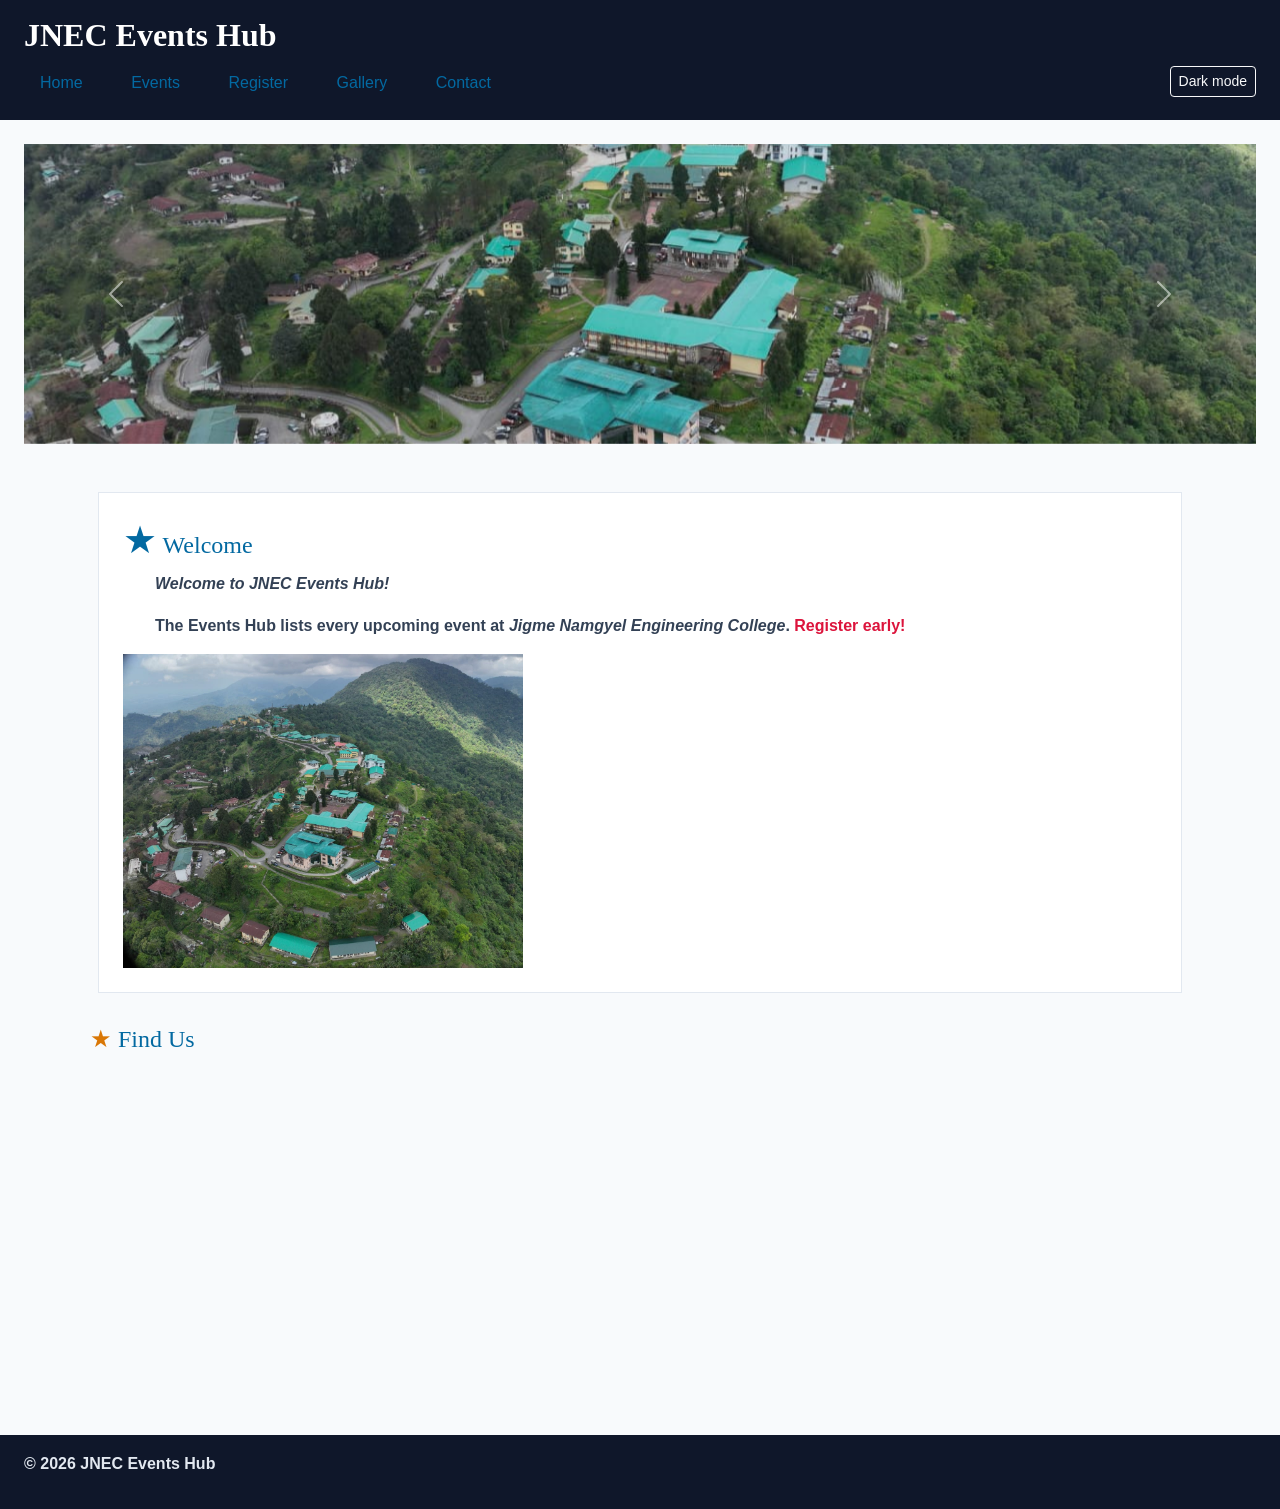
<file: index.html>
<!DOCTYPE html>
<html lang="en">
<head>
  <meta charset="UTF-8">
  <meta name="viewport" content="width=device-width, initial-scale=1.0">
  <title>JNEC Events Hub — Home</title>
  <!-- 1. Bootstrap CSS (framework) -->
  <link href="https://cdn.jsdelivr.net/npm/bootstrap@5.3.3/dist/css/bootstrap.min.css" rel="stylesheet">
  <!-- 2. Font Awesome (icons) -->
  <link rel="stylesheet" href="https://cdnjs.cloudflare.com/ajax/libs/font-awesome/6.5.2/css/all.min.css">
  <!-- 3. YOUR CSS last so you can override Bootstrap -->
  <link rel="stylesheet" href="css/styles.css">
  <style>
    /* Carousel image sizing: short banner instead of huge full-size photo */
    .carousel-item img {
      height: 300px;       /* try 150-250px depending on taste */
      object-fit: cover;   /* crops to fill without stretching */
      width: 100%;
    }
  </style>
</head>
<body>
  <header id="top">
    <h1>JNEC Events Hub</h1>
    <button type="button" id="darkToggle" class="btn btn-sm btn-outline-light">Dark mode</button>
    <nav>
      <a href="index.html" title="Go to home page">Home</a>
      <a href="events.html">Events</a>
      <a href="register.html">Register</a>
      <a href="gallery.html">Gallery</a>
      <a href="contact.html">Contact</a>
    </nav>
  </header>
  <main>
    <!-- Carousel: first thing inside main -->
    <div id="eventCarousel" class="carousel slide" data-bs-ride="carousel">
      <div class="carousel-inner">
        <div class="carousel-item active">
          <img src="media/jnec_campus.jpg" class="d-block w-100" alt="JNEC campus">
        </div>
        <div class="carousel-item">
          <img src="media/dit.jpg" class="d-block w-100" alt="Tech Week Hackathon">
        </div>
      </div>
      <button class="carousel-control-prev" type="button" data-bs-target="#eventCarousel" data-bs-slide="prev">
        <span class="carousel-control-prev-icon" aria-hidden="true"></span>
        <span class="visually-hidden">Previous</span>
      </button>
      <button class="carousel-control-next" type="button" data-bs-target="#eventCarousel" data-bs-slide="next">
        <span class="carousel-control-next-icon" aria-hidden="true"></span>
        <span class="visually-hidden">Next</span>
      </button>
    </div>

    <div class="container py-4">

      <section id="welcome" class="intro">
        <h2>Welcome</h2>
        <p id="welcomeMsg">Welcome.</p>
        <p>The <strong>Events Hub</strong> lists every upcoming event at 
          <em>Jigme Namgyel Engineering College</em>. 
          <span class="highlight" title="Registrations close 3 days before each event">Register early!</span>
        </p>
        <img src="media/jnec_campus.jpg" alt="JNEC campus" width="400" title="Our campus in Dewathang">
      
      </section>

      <section id="location">
        <h2>Find Us</h2>
        <iframe 
          src="https://www.openstreetmap.org/export/embed.html?bbox=91.44,26.85,91.48,26.88" 
          width="400" 
          height="250" 
          title="Campus map">
        </iframe>
      </section>

    </div>

  </main>

  <footer>
        <p>&copy; <span id="year"></span> JNEC Events Hub</p>
  </footer>
  <script src="https://cdn.jsdelivr.net/npm/bootstrap@5.3.3/dist/js/bootstrap.bundle.min.js"></script>
   <script src="js/main.js"></script>
</body>
</html>
</file>
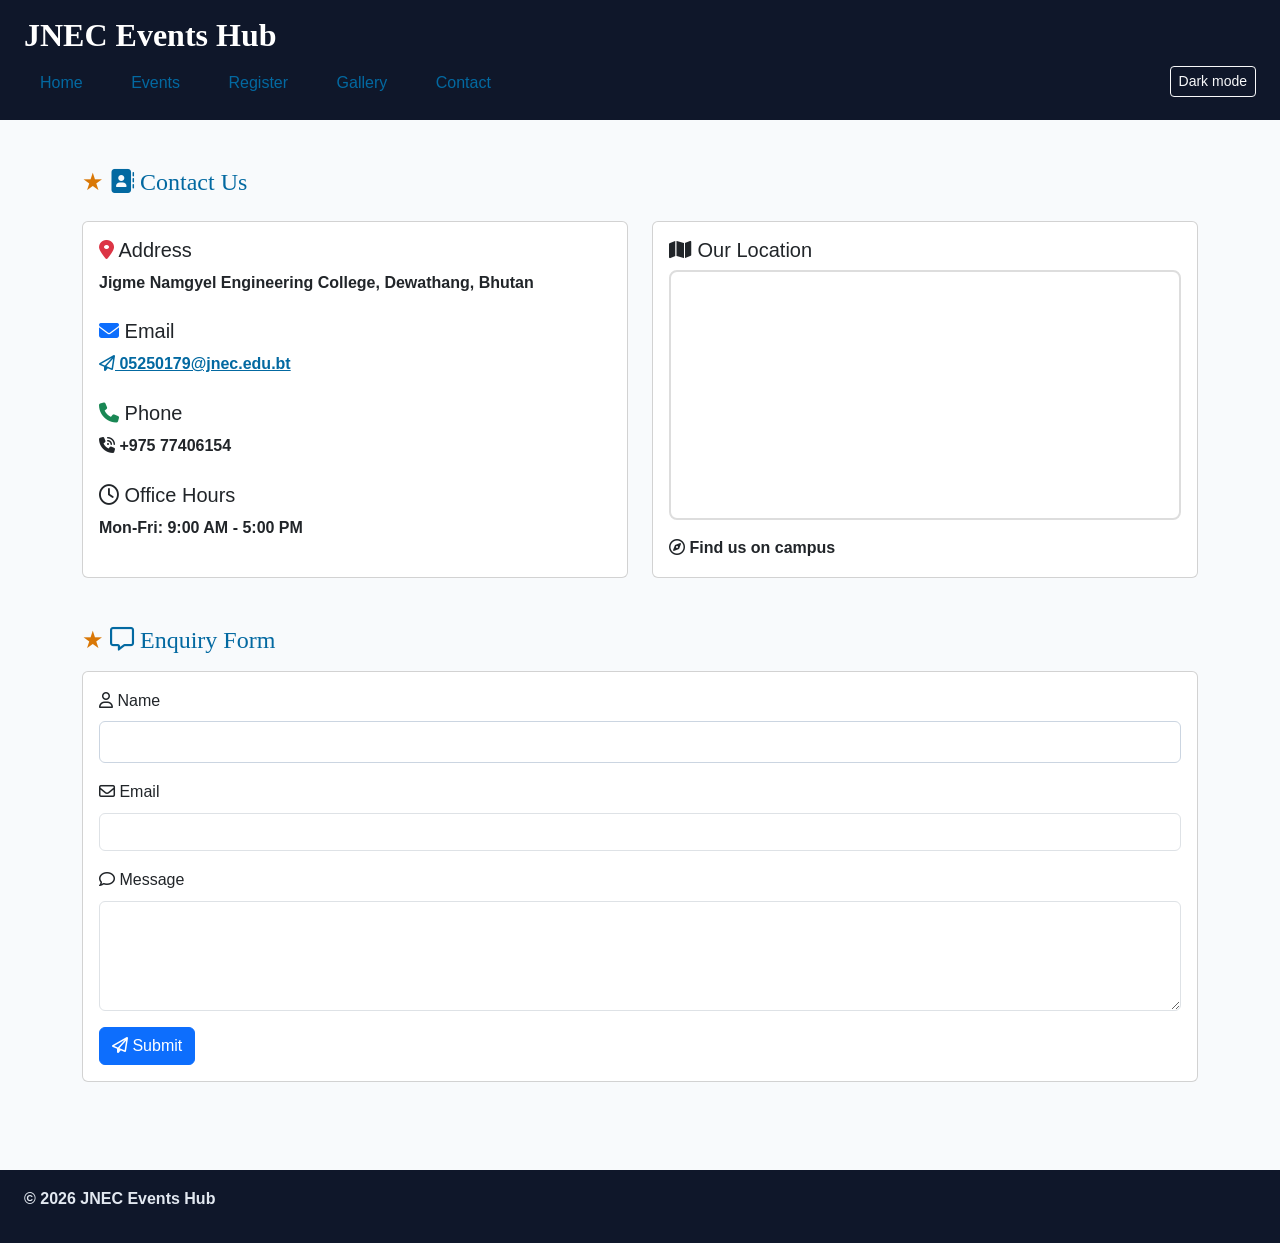
<file: contact.html>
<!DOCTYPE html>
<html lang="en">
<head>
    <meta charset="UTF-8">
    <meta name="viewport" content="width=device-width, initial-scale=1.0">
    <title>JNEC Events Hub - Contact</title>

    <!-- 1. Bootstrap CSS -->
    <link href="https://cdn.jsdelivr.net/npm/bootstrap@5.3.3/dist/css/bootstrap.min.css" rel="stylesheet">

    <!-- 2. Font Awesome (icons) -->
    <link rel="stylesheet" href="https://cdnjs.cloudflare.com/ajax/libs/font-awesome/6.5.2/css/all.min.css">

    <!-- 3. YOUR CSS (last to override Bootstrap) -->
    <link rel="stylesheet" href="css/styles.css">
</head>
<body>

    <header id="top">
    <h1>JNEC Events Hub</h1>
    <button type="button" id="darkToggle" class="btn btn-sm btn-outline-light">Dark mode</button>
    <nav>
      <a href="index.html" title="Go to home page">Home</a>
      <a href="events.html">Events</a>
      <a href="register.html">Register</a>
      <a href="gallery.html">Gallery</a>
      <a href="contact.html">Contact</a>
    </nav>
  </header>

    <main>
        <div class="container py-4">

            <h2 class="mb-4"><i class="fa-solid fa-address-book"></i> Contact Us</h2>

            <div class="row g-4">

                <!-- LEFT COLUMN: Contact Info Card with ALL Icons -->
                <div class="col-md-6">
                    <div class="card h-100">
                        <div class="card-body">
                            <h5 class="card-title">
                                <i class="fa-solid fa-location-dot text-danger"></i> Address
                            </h5>
                            <p class="card-text">Jigme Namgyel Engineering College, Dewathang, Bhutan</p>

                            <h5 class="card-title mt-4">
                                <i class="fa-solid fa-envelope text-primary"></i> Email
                            </h5>
                            <p class="card-text">
                                <a href="mailto:05250179@jnec.edu.bt"><i class="fa-regular fa-paper-plane"></i> 05250179@jnec.edu.bt</a>
                            </p>

                            <h5 class="card-title mt-4">
                                <i class="fa-solid fa-phone text-success"></i> Phone
                            </h5>
                            <p class="card-text"><i class="fa-solid fa-phone-volume"></i> +975 77406154</p>

                            <h5 class="card-title mt-4">
                                <i class="fa-regular fa-clock"></i> Office Hours
                            </h5>
                            <p class="card-text">Mon-Fri: 9:00 AM - 5:00 PM</p>
                        </div>
                    </div>
                </div>

                <!-- RIGHT COLUMN: Framed Map -->
                <div class="col-md-6">
                    <div class="card h-100">
                        <div class="card-body">
                            <h5 class="card-title">
                                <i class="fa-solid fa-map"></i> Our Location
                            </h5>
                            <iframe 
                                src="https://www.google.com/maps?q=Jigme+Namgyel+Engineering+College&output=embed"
                                style="width:100%; height:250px; border:2px solid #ddd; border-radius:8px;"
                                title="Campus map"
                                allowfullscreen>
                            </iframe>
                            <p class="card-text mt-2">
                                <i class="fa-regular fa-compass"></i> Find us on campus
                            </p>
                        </div>
                    </div>
                </div>

            </div> <!-- /row -->

            <!-- Enquiry Form with Bootstrap Classes -->
            <h2 class="mt-5 mb-3"><i class="fa-regular fa-message"></i> Enquiry Form</h2>
            <div class="card">
                <div class="card-body">
                    <form>
                        <div class="mb-3">
                            <label class="form-label"><i class="fa-regular fa-user"></i> Name</label>
                            <input type="text" class="form-control">
                        </div>
                        <div class="mb-3">
                            <label class="form-label"><i class="fa-regular fa-envelope"></i> Email</label>
                            <input type="email" class="form-control">
                        </div>
                        <div class="mb-3">
                            <label class="form-label"><i class="fa-regular fa-comment"></i> Message</label>
                            <textarea rows="4" class="form-control"></textarea>
                        </div>
                        <button type="submit" class="btn btn-primary">
                            <i class="fa-regular fa-paper-plane"></i> Submit
                        </button>
                    </form>
                </div>
            </div>

        </div> <!-- /container -->
    </main>

    <footer>
        <p>&copy; <span id="year"></span> JNEC Events Hub</p>
    </footer>

    <!-- Bootstrap JS -->
    <script src="https://cdn.jsdelivr.net/npm/bootstrap@5.3.3/dist/js/bootstrap.bundle.min.js"></script>
<script src="js/main.js"></script>
</body>
</html>
</file>
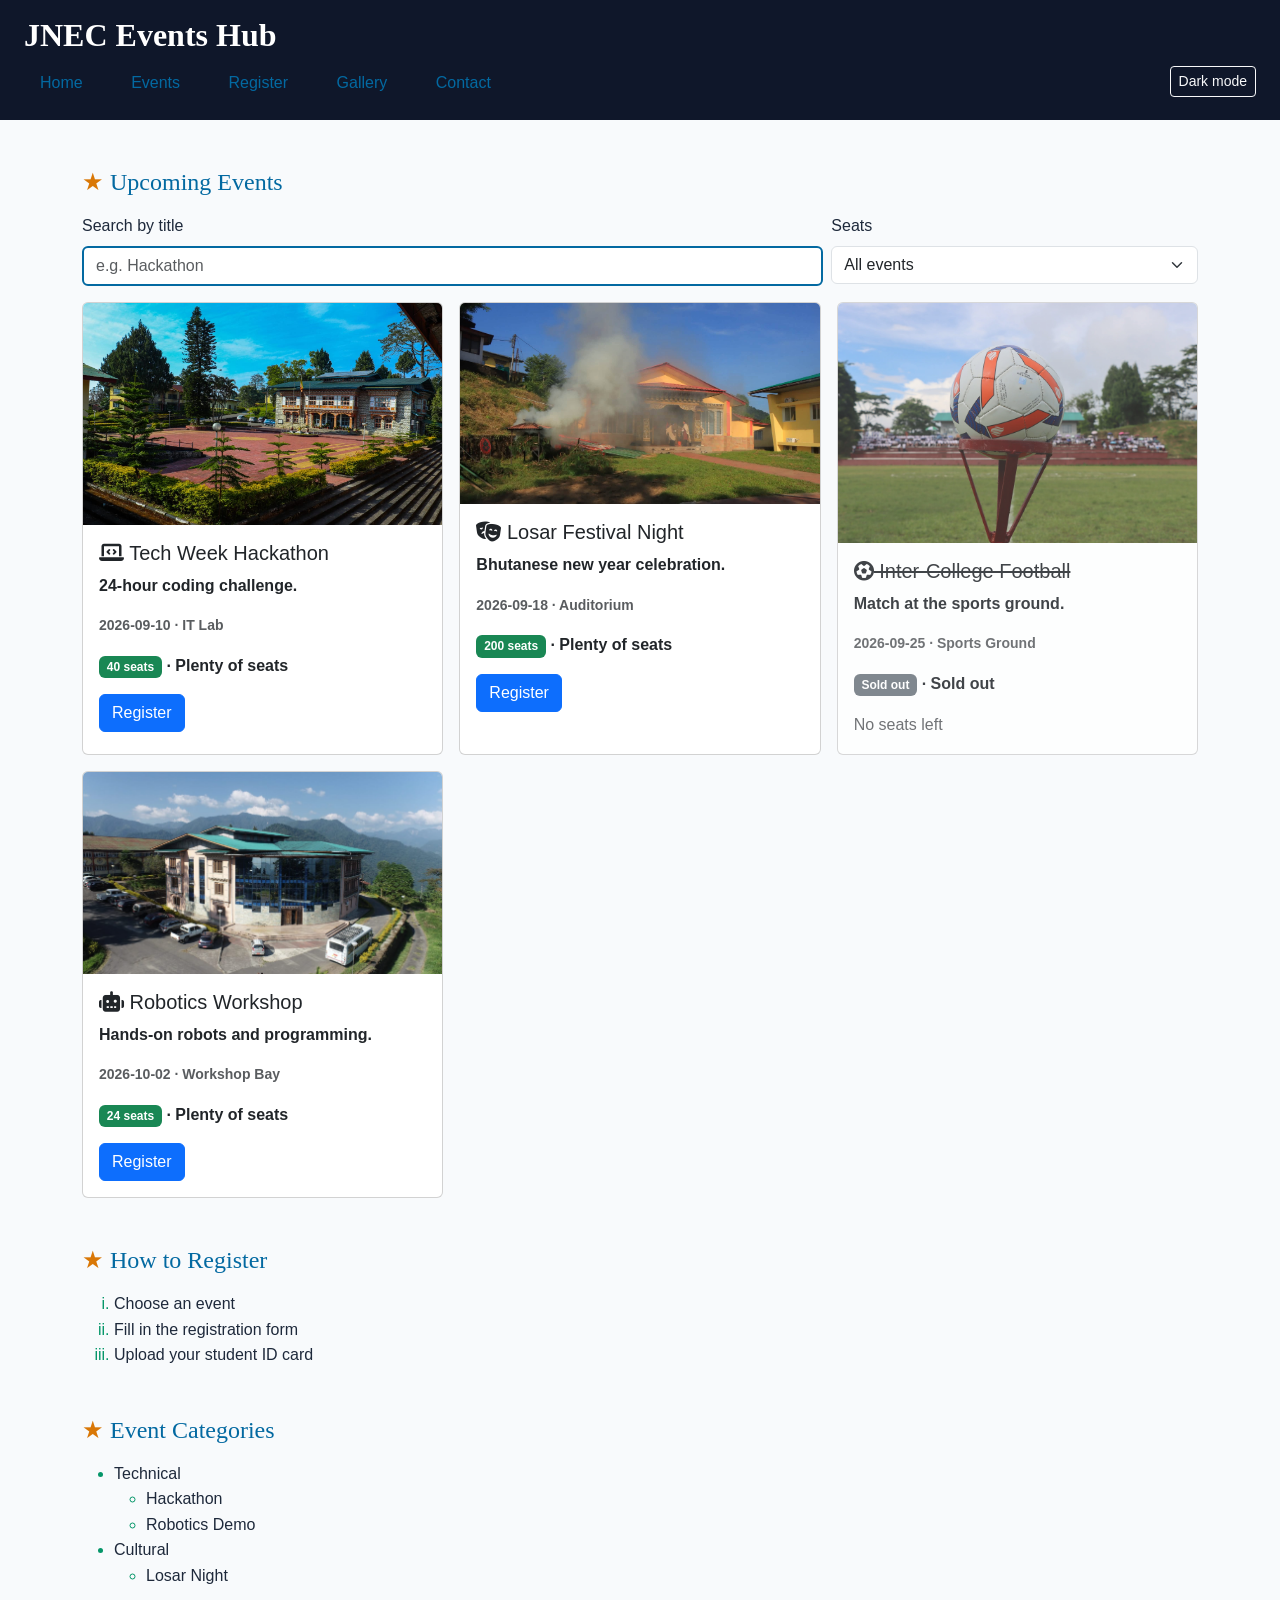
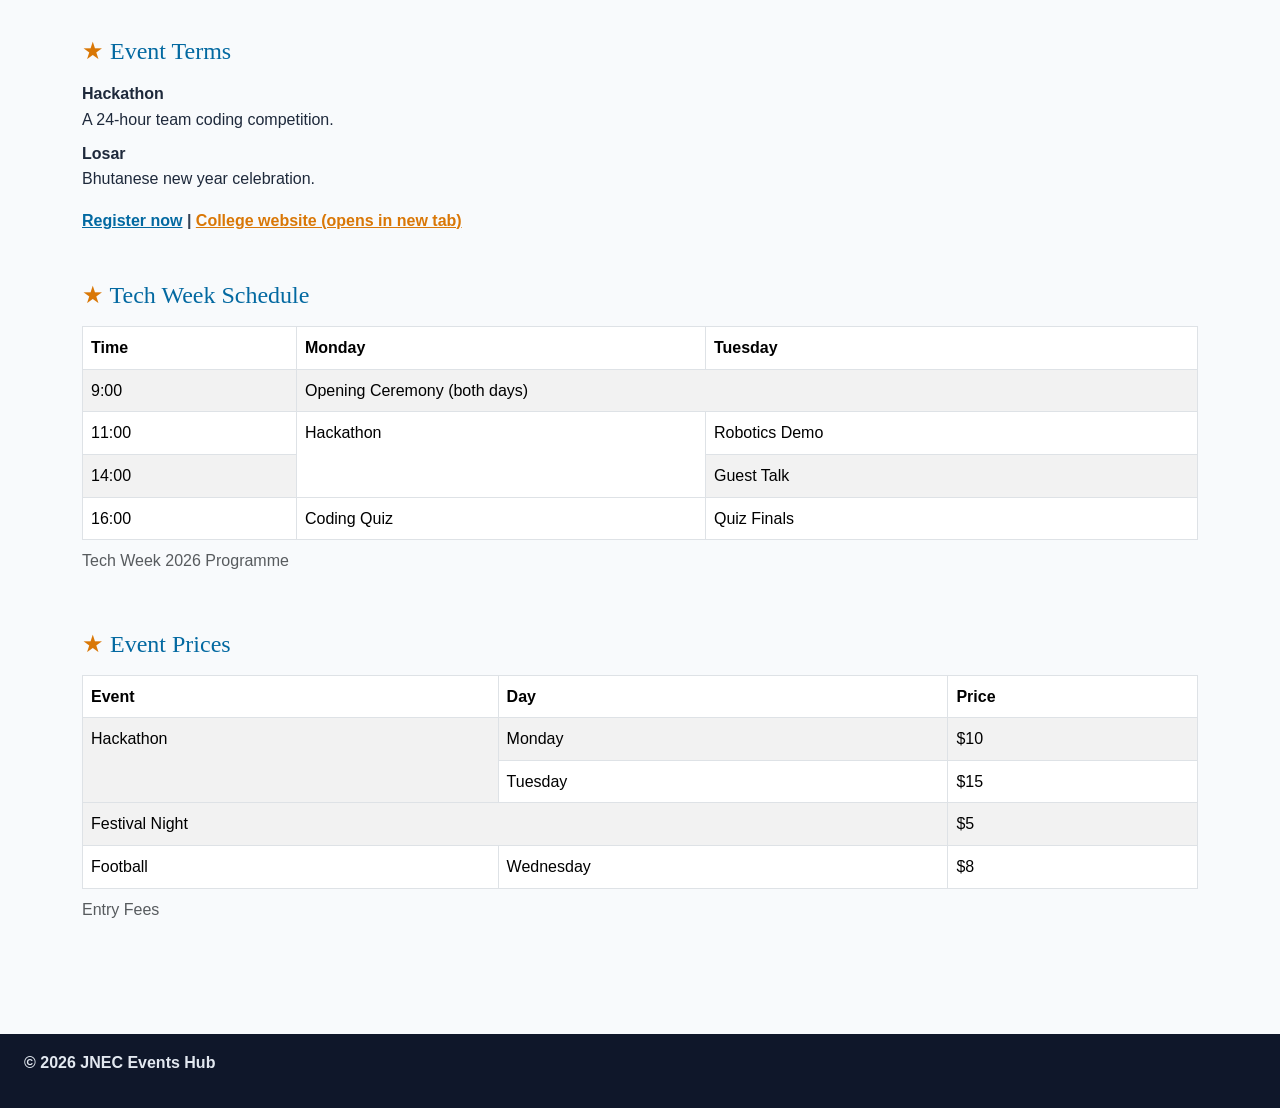
<file: events.html>
<!DOCTYPE html>
<html lang="en">
<head>
  <meta charset="UTF-8">
  <meta name="viewport" content="width=device-width, initial-scale=1.0">
  <title>JNEC Events Hub — Events</title>
  <!-- 1. Bootstrap CSS (framework) -->
  <link href="https://cdn.jsdelivr.net/npm/bootstrap@5.3.3/dist/css/bootstrap.min.css" rel="stylesheet">
  <!-- 2. Font Awesome (icons) -->
  <link rel="stylesheet" href="https://cdnjs.cloudflare.com/ajax/libs/font-awesome/6.5.2/css/all.min.css">
  <!-- 3. YOUR CSS last so you can override Bootstrap -->
  <link rel="stylesheet" href="css/styles.css">
</head>
<body>

  <header id="top">
    <h1>JNEC Events Hub</h1>
    <button type="button" id="darkToggle" class="btn btn-sm btn-outline-light">Dark mode</button>
    <nav>
      <a href="index.html" title="Go to home page">Home</a>
      <a href="events.html">Events</a>
      <a href="register.html">Register</a>
      <a href="gallery.html">Gallery</a>
      <a href="contact.html">Contact</a>
    </nav>
  </header>
  <main>
    <div class="container py-4">

      <h2 class="mb-3">Upcoming Events</h2>
      <div class="row g-2 mb-3">
        <div class="col-md-8">
          <label for="search" class="form-label">Search by title</label>
          <input type="search" id="search" class="form-control" placeholder="e.g. Hackathon">
        </div>
        <div class="col-md-4">
          <label for="seat-filter" class="form-label">Seats</label>
          <select id="seat-filter" class="form-select">
            <option value="all">All events</option>
            <option value="open">Open seats</option>
            <option value="full">Sold out</option>
          </select>
        </div>
      </div>
      <div class="row g-3" id="eventList"></div>

      <h2 class="mt-5 mb-3">How to Register</h2>
      <ol type="i">
        <li>Choose an event</li>
        <li>Fill in the registration form</li>
        <li>Upload your student ID card</li>
      </ol>

      <h2 class="mt-5 mb-3">Event Categories</h2>
      <ul>
        <li>Technical
          <ul>
            <li>Hackathon</li>
            <li>Robotics Demo</li>
          </ul>
        </li>
        <li>Cultural
          <ul><li>Losar Night</li></ul>
        </li>
      </ul>

      <h2 class="mt-5 mb-3">Event Terms</h2>
      <dl>
        <dt>Hackathon</dt>
        <dd>A 24-hour team coding competition.</dd>
        <dt>Losar</dt>
        <dd>Bhutanese new year celebration.</dd>
      </dl>

      <p><a href="register.html">Register now</a> |
         <a href="https://www.jnec.edu.bt" target="_blank" rel="noopener">
         College website (opens in new tab)</a></p>

      <h2 class="mt-5 mb-3">Tech Week Schedule</h2>
      <table class="table table-striped table-bordered">
        <caption>Tech Week 2026 Programme</caption>
        <thead>
          <tr><th>Time</th><th>Monday</th><th>Tuesday</th></tr>
        </thead>
        <tbody>
          <tr>
            <td>9:00</td>
            <td colspan="2">Opening Ceremony (both days)</td>
          </tr>
          <tr>
            <td>11:00</td>
            <td rowspan="2">Hackathon</td>
            <td>Robotics Demo</td>
          </tr>
          <tr>
            <td>14:00</td>
            <td>Guest Talk</td>
          </tr>
          <tr>
            <td>16:00</td>
            <td>Coding Quiz</td>
            <td>Quiz Finals</td>
          </tr>
        </tbody>
      </table>

      <h2 class="mt-5 mb-3">Event Prices</h2>
      <table class="table table-striped table-bordered">
        <caption>Entry Fees</caption>
        <thead>
          <tr>
            <th>Event</th>
            <th>Day</th>
            <th>Price</th>
          </tr>
        </thead>
        <tbody>
          <tr>
            <td rowspan="2">Hackathon</td>
            <td>Monday</td>
            <td>$10</td>
          </tr>
          <tr>
            <td>Tuesday</td>
            <td>$15</td>
          </tr>
          <tr>
            <td colspan="2">Festival Night</td>
            <td>$5</td>
          </tr>
          <tr>
            <td>Football</td>
            <td>Wednesday</td>
            <td>$8</td>
          </tr>
        </tbody>
      </table>

    </div>
  </main>

  <footer>
        <p>&copy; <span id="year"></span> JNEC Events Hub</p>
    </footer>
  <script src="https://cdn.jsdelivr.net/npm/bootstrap@5.3.3/dist/js/bootstrap.bundle.min.js"></script>
<script src="js/main.js"></script>
</body>
</html>
</file>
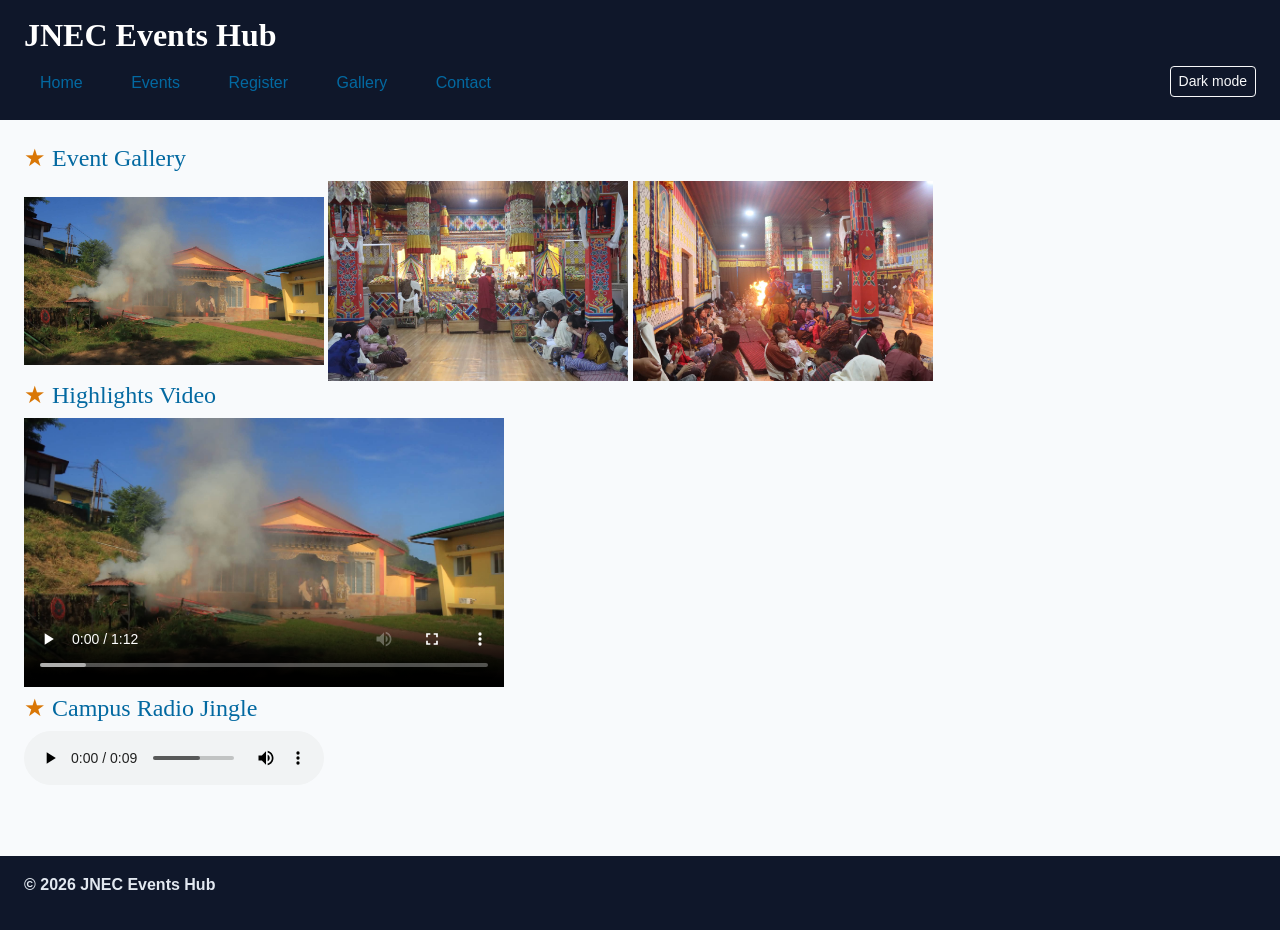
<file: gallery.html>
<!DOCTYPE html>
<html lang="en">
<head>
  <meta charset="UTF-8">
  <meta name="viewport" content="width=device-width, initial-scale=1.0">
  <title>JNEC Events Hub — Gallery</title>

  <!-- 1. Bootstrap CSS (framework) -->
  <link href="https://cdn.jsdelivr.net/npm/bootstrap@5.3.3/dist/css/bootstrap.min.css" rel="stylesheet">

  <!-- 2. Font Awesome (icons) -->
  <link rel="stylesheet" href="https://cdnjs.cloudflare.com/ajax/libs/font-awesome/6.5.2/css/all.min.css">

  <!-- 3. YOUR CSS last so you can override Bootstrap -->
  <link rel="stylesheet" href="css/styles.css">
</head>
<body>

  <header id="top">
    <h1>JNEC Events Hub</h1>
    <button type="button" id="darkToggle" class="btn btn-sm btn-outline-light">Dark mode</button>
    <nav>
      <a href="index.html" title="Go to home page">Home</a>
      <a href="events.html">Events</a>
      <a href="register.html">Register</a>
      <a href="gallery.html">Gallery</a>
      <a href="contact.html">Contact</a>
    </nav>
  </header>

  <main>
    <h2>Event Gallery</h2>
    <img src="media/rimdo1.jpg" alt="Students at last year's hackathon" width="300">
    <img src="media/rimdo2.jpg" alt="Losar celebration" width="300">
    <img src="media/rimdo3.jpg" alt="Inter-college football final" width="300">

    <h2>Highlights Video</h2>
    <video controls width="480" poster="media/rimdo1.jpg">
      <source src="media/teacher's_day.mp4" type="video/mp4">
      Sorry, your browser does not support the video element.
    </video>

    <h2>Campus Radio Jingle</h2>
    <audio controls>
      <source src="media/dascsodn.mp3" type="audio/mpeg">
      Sorry, your browser does not support the audio element.
    </audio>
  </main>

  <footer>
    <p>&copy; <span id="year"></span> JNEC Events Hub</p>
  </footer>

  <script src="https://cdn.jsdelivr.net/npm/bootstrap@5.3.3/dist/js/bootstrap.bundle.min.js"></script>
  <script src="js/main.js"></script>
</body>
</html>
</file>
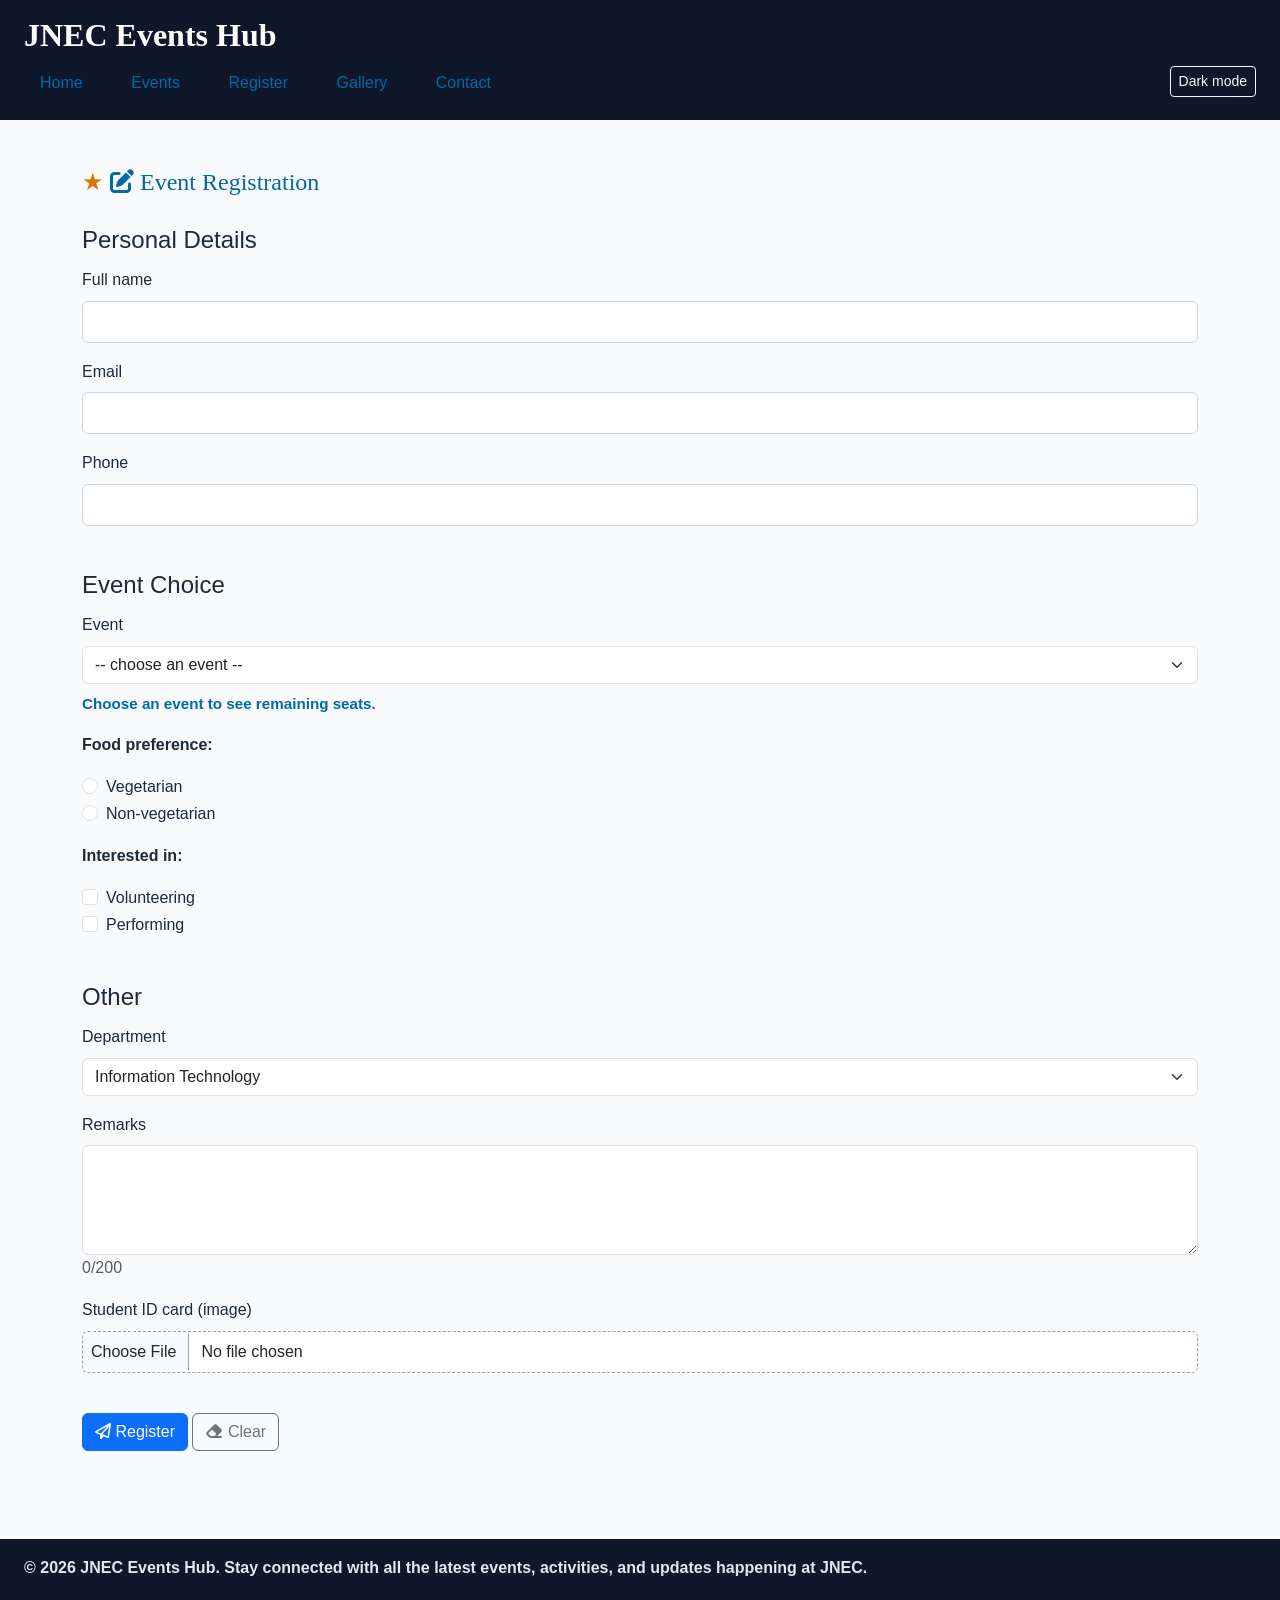
<file: register.html>
<!DOCTYPE html>
<html lang="en">
<head>
  <meta charset="UTF-8">
  <meta name="viewport" content="width=device-width, initial-scale=1.0">
  <title>JNEC Events Hub — Register</title>

  <!-- 1. Bootstrap CSS (framework) -->
  <link href="https://cdn.jsdelivr.net/npm/bootstrap@5.3.3/dist/css/bootstrap.min.css" rel="stylesheet">

  <!-- 2. Font Awesome (icons) -->
  <link rel="stylesheet" href="https://cdnjs.cloudflare.com/ajax/libs/font-awesome/6.5.2/css/all.min.css">

  <!-- 3. YOUR CSS last so you can override Bootstrap -->
  <link rel="stylesheet" href="css/styles.css">
</head>
<body>

  <header id="top">
    <h1>JNEC Events Hub</h1>
    <button type="button" id="darkToggle" class="btn btn-sm btn-outline-light">Dark mode</button>
    <nav>
      <a href="index.html" title="Go to home page">Home</a>
      <a href="events.html">Events</a>
      <a href="register.html">Register</a>
      <a href="gallery.html">Gallery</a>
      <a href="contact.html">Contact</a>
    </nav>
  </header>

  <main>
    <div class="container py-4">
      <h2 class="mb-4"><i class="fa-solid fa-pen-to-square"></i> Event Registration</h2>

      <form action="#" method="post" enctype="multipart/form-data" id="regForm">

        <!-- Personal Details -->
        <fieldset class="mb-4">
          <legend>Personal Details</legend>

          <div class="mb-3">
            <label for="fullname" class="form-label">Full name</label>
            <input type="text" class="form-control" id="fullname" name="fullname">
            <span id="err-fullname" class="error"></span>                <!-- NEW (J1) -->
          </div>

          <div class="mb-3">
            <label for="email" class="form-label">Email</label>
            <input type="text" class="form-control" id="email" name="email">
            <span id="err-email" class="error"></span>                   <!-- NEW (J1) -->
          </div>

          <div class="mb-3">
            <label for="phone" class="form-label">Phone</label>
            <input type="text" class="form-control" id="phone" name="phone">
            <span id="err-phone" class="error"></span>                   <!-- NEW (J1) -->
          </div>
        </fieldset>

        <!-- Event Choice -->
        <fieldset class="mb-4">
          <legend>Event Choice</legend>

          <div class="mb-3">
            <label for="event_id" class="form-label">Event</label>
            <select class="form-select" id="event_id" name="event_id">
              <option value="">-- choose an event --</option>
              <option value="1">Tech Week Hackathon</option>
              <option value="2">Losar Festival Night</option>
              <option value="3">Inter-College Football</option>
            </select>
            <span id="err-event_id" class="error"></span>                <!-- NEW (J1) -->
            <p id="seatsHint" class="seats-hint mt-2">Choose an event to see remaining seats.</p>  <!-- NEW (J1) -->
          </div>

          <p>Food preference:</p>
          <div class="form-check">
            <input class="form-check-input" type="radio" id="veg" name="food" value="veg">
            <label class="form-check-label" for="veg">Vegetarian</label>
          </div>
          <div class="form-check mb-3">
            <input class="form-check-input" type="radio" id="nonveg" name="food" value="nonveg">
            <label class="form-check-label" for="nonveg">Non-vegetarian</label>
          </div>
          <span id="err-food" class="error"></span>                      <!-- NEW (J1) -->

          <p>Interested in:</p>
          <div class="form-check">
            <input class="form-check-input" type="checkbox" id="volunteer" name="interests" value="volunteer">
            <label class="form-check-label" for="volunteer">Volunteering</label>
          </div>
          <div class="form-check mb-3">
            <input class="form-check-input" type="checkbox" id="perform" name="interests" value="perform">
            <label class="form-check-label" for="perform">Performing</label>
          </div>
          <span id="err-interests" class="error"></span>                 <!-- NEW (J1) -->
        </fieldset>

        <!-- Other -->
        <fieldset class="mb-4">
          <legend>Other</legend>

          <div class="mb-3">
            <label for="department" class="form-label">Department</label>
            <select class="form-select" id="department" name="department">
              <option value="it">Information Technology</option>
              <option value="civil">Civil</option>
              <option value="electrical">Electrical</option>
            </select>
          </div>

          <div class="mb-3">
            <label for="remarks" class="form-label">Remarks</label>
            <textarea class="form-control" id="remarks" name="remarks" rows="4" maxlength="200"></textarea>  <!-- CHANGED: added maxlength="200" -->
            <span id="charCount" class="text-muted">0/200</span>         <!-- NEW (J1) -->
          </div>

          <div class="mb-3">
            <label for="id_card" class="form-label">Student ID card (image)</label>
            <input class="form-control" type="file" id="id_card" name="id_card">
          </div>
        </fieldset>

        <!-- Buttons -->
        <button type="submit" class="btn btn-primary"><i class="fa-regular fa-paper-plane"></i> Register</button>
        <button type="reset" class="btn btn-outline-secondary"><i class="fa-solid fa-eraser"></i> Clear</button>

      </form>
    </div>
  </main>

  <footer>
    <p>&copy; <span id="year"></span> JNEC Events Hub. Stay connected with all the latest events, activities, and updates happening at JNEC.</p>  <!-- CHANGED: added year span -->
  </footer>
  <script src="https://cdn.jsdelivr.net/npm/bootstrap@5.3.3/dist/js/bootstrap.bundle.min.js"></script>
  <script src="js/main.js"></script>
  <script src="js/validate.js"></script>

</body>
</html>
</file>
<file: css/styles.css>
/* FILE: css/styles.css — shared by all Events Hub pages */ 
body {
font-family: "Segoe UI", Arial, sans-serif; margin: 0;
color: #1e293b; background: #f8fafc;
}
header {
background: #0f172a; color: white; padding: 16px 24px;
}
nav a {
color: #7dd3fc; margin-right: 12px; text-decoration: none;
}
footer {
background: #0f172a; color: #e2e8f0; padding: 16px 24px; margin-top: 40px;
}
main {
padding: 24px;
}
/* simple selectors */
h1 { color: #0f172a; }
.intro { background: #f8fafc; } #welcome { padding: 24px; } p.intro { font-size: 1.05rem; }
h1, h2, h3 { font-family: Georgia, serif; } 
/* combinators */
nav a { text-decoration: none; }
main > section { margin-bottom: 24px; } h2 + p { font-style: italic; }
h2 ~ p { color: #334155; }
/* pseudo-classes */
nav a:hover { color: #38bdf8; } input:focus { outline: 2px solid #0369a1; } input:checked + label { font-weight: 700; } tr:nth-child(even) { background: #f1f5f9; }

/* anchor LVHA order */
a:link { color: #0369a1; } a:visited { color: #7c3aed; } a:hover { color: #0ea5e9; } a:active { color: #b91c1c; }
/* pseudo-elements */
p::first-line { font-weight: bold; }
.intro::first-letter { font-size: 1.6em; color: #0369a1;
}
h2::before { content: "★ "; color: #d97706; } li::marker { color: #059669; }
::selection { color: #7f1d1d; background: #fde68a; }
/* attribute selectors */ 
a[target="_blank"] { color: #d97706; }
input[type="file"] { border: 1px dashed #94a3b8; padding: 8px; } input[type="text"] { border: 1px solid #cbd5e1; padding: 8px; }
body {
font-family: "Segoe UI", Arial, sans-serif; font-size: 16px;	/* base size */
}
h1 { font-size: 2rem; } h2 { font-size: 1.5rem; }
h1 { font-weight: 700; } body { line-height: 1.6; }
.hero-title {
letter-spacing: 0.04em; word-spacing: 0.1em;}
em { font-style: italic; }
.intro p {
text-indent: 2em; text-align: justify;
}
nav a { text-decoration: none; }
.sold-out {
text-decoration: line-through; text-decoration-color: #ef4444; text-decoration-style: solid;
}
h2 { text-align: left; }
body { color: rgb(30, 41, 59); }
h2 { color: #0369a1; }
.highlight { color: crimson; }
header { background-color: #0f172a; }
.intro {
margin: 24px 16px 32px 16px;	/* top right bottom left */ padding: 20px;	/* all four sides */
border: 1px solid #e2e8f0; background: white;
}
section {
margin-bottom: 28px; padding-left: 8px;
}
nav a {
display: inline-block; padding: 8px 16px;
}
.admin-only { display: none; }
.badge { display: inline; }
.event-card { display: block; }
img { max-width: 100%; height: auto; }
@media (max-width: 600px) { nav a {
display: block; margin: 4px 0;
}
body { font-size: 15px; }
}
/* ---- 1. Custom :pseudo-class rule ---- */
/* Changes the background color of any paragraph when you hover over it */
p:hover {
    background-color: #e2e8f0;
    transition: background-color 0.3s ease;
}

/* ---- 2. Custom [attribute] rule ---- */
/* Styles all input fields that have a placeholder attribute */
input[placeholder] {
    border-color: #0369a1;
    border-width: 2px;
}
/* ============================================================
   Try It: Hex to RGB conversion
   ============================================================ */

/* Hex: #0369a1 = RGB: rgb(3, 105, 161) */
/* TEST 2: Hides the "Gallery" link but keeps its space 
nav a[href="gallery.html"] {
    visibility: hidden;
}*/

/* ----- Practical IV: styles the JavaScript needs ----- */
.error { color: #b91c1c; font-size: 0.9rem; display: block; margin-top: 0.25rem; }
.sold-out-card { opacity: 0.85; }
.sold-out-card .card-title { text-decoration: line-through; }

#darkToggle {
  float: right;
  margin-top: 4px;
}

body.dark {
  background: #0f172a;
  color: #e2e8f0;
}
body.dark header,
body.dark footer {
  background: #020617;
}
body.dark .card,
body.dark .intro {
  background: #1e293b;
  color: #e2e8f0;
  border-color: #334155;
}
body.dark h1,
body.dark h2 {
  color: #7dd3fc;
}

.seats-hint {
  font-size: 0.95rem;
  color: #0369a1;
}
/* ...your Practical III CSS above stays the same... */

/* ----- Practical IV: styles the JavaScript needs ----- */
/* ----- dark mode: make all text readable ----- */
body.dark p,
body.dark li,
body.dark dt,
body.dark dd,
body.dark label,
body.dark legend,
body.dark caption,
body.dark .card-text {
  color: #e2e8f0;
}

body.dark nav a,
body.dark nav a:visited {
  color: #7dd3fc;
}

body.dark .text-muted {
  color: #94a3b8 !important;
}

body.dark .highlight {
  color: #fb7185;
}

body.dark .table {
  --bs-table-bg: #1e293b;
  --bs-table-color: #e2e8f0;
  --bs-table-striped-bg: #273449;
  --bs-table-striped-color: #e2e8f0;
  border-color: #334155;
}
/* ----- header title and menu always readable ----- */
header h1 {
  color: white;
}

nav a,
nav a:visited {
  color: #7dd3fc;
}

nav a:hover {
  color: #38bdf8;
}
/* ----- white text on blue Register buttons ----- */
.btn-primary,
.btn-primary:link,
.btn-primary:visited,
.btn-primary:hover {
  color: white;
}
</file>
